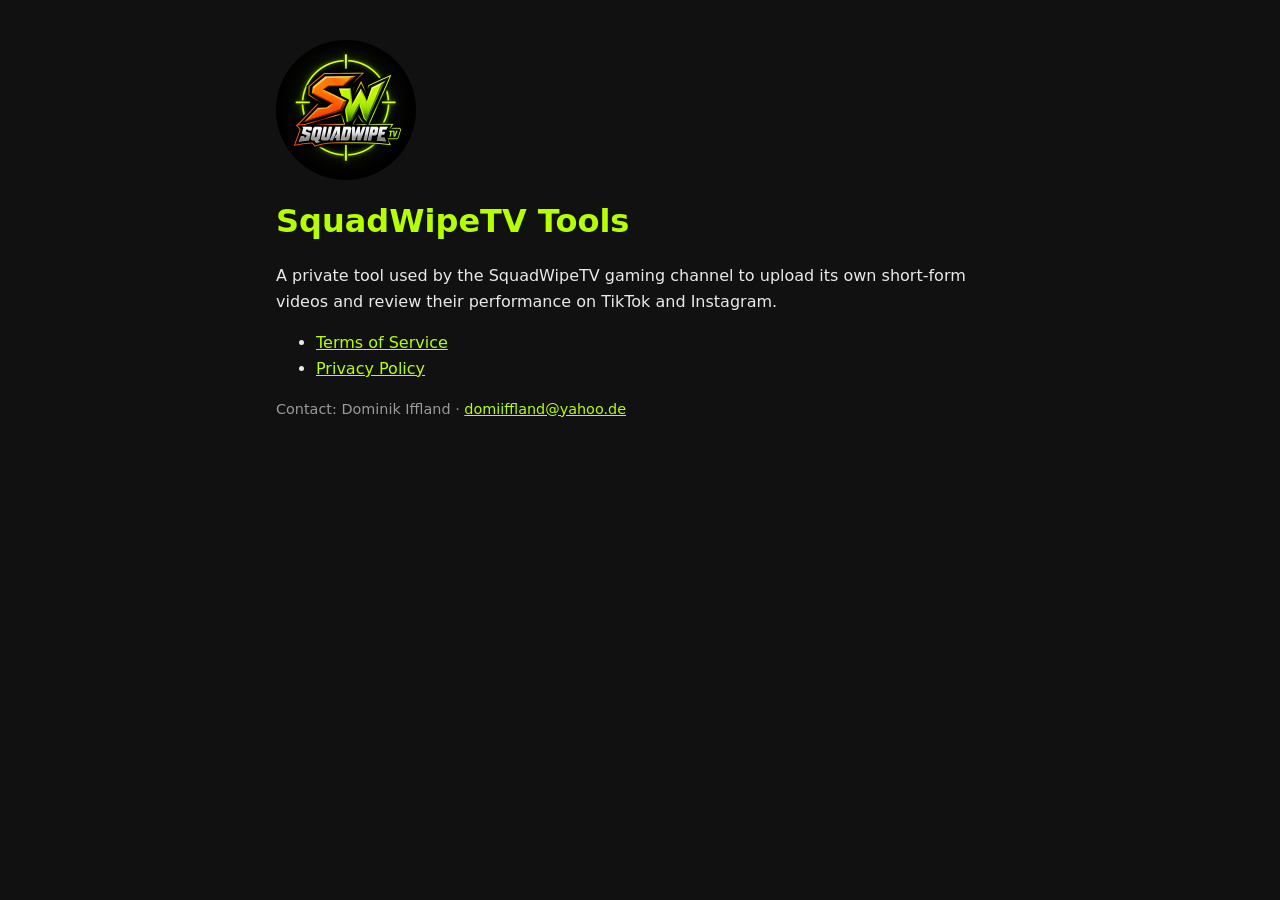
<file: index.html>
<!doctype html>
<html lang="en">
<head>
<meta charset="utf-8">
<meta name="viewport" content="width=device-width, initial-scale=1">
<title>SquadWipeTV Tools</title>
<link rel="stylesheet" href="style.css">
</head>
<body>
<main>
<img src="logo.png" alt="SquadWipeTV logo" class="logo">
<h1>SquadWipeTV Tools</h1>
<p>A private tool used by the SquadWipeTV gaming channel to upload its own short-form videos and review their
performance on TikTok and Instagram.</p>
<ul>
  <li><a href="terms.html">Terms of Service</a></li>
  <li><a href="privacy.html">Privacy Policy</a></li>
</ul>
<p class="meta">Contact: Dominik Iffland · <a href="mailto:domiiffland@yahoo.de">domiiffland@yahoo.de</a></p>
</main>
</body>
</html>
</file>
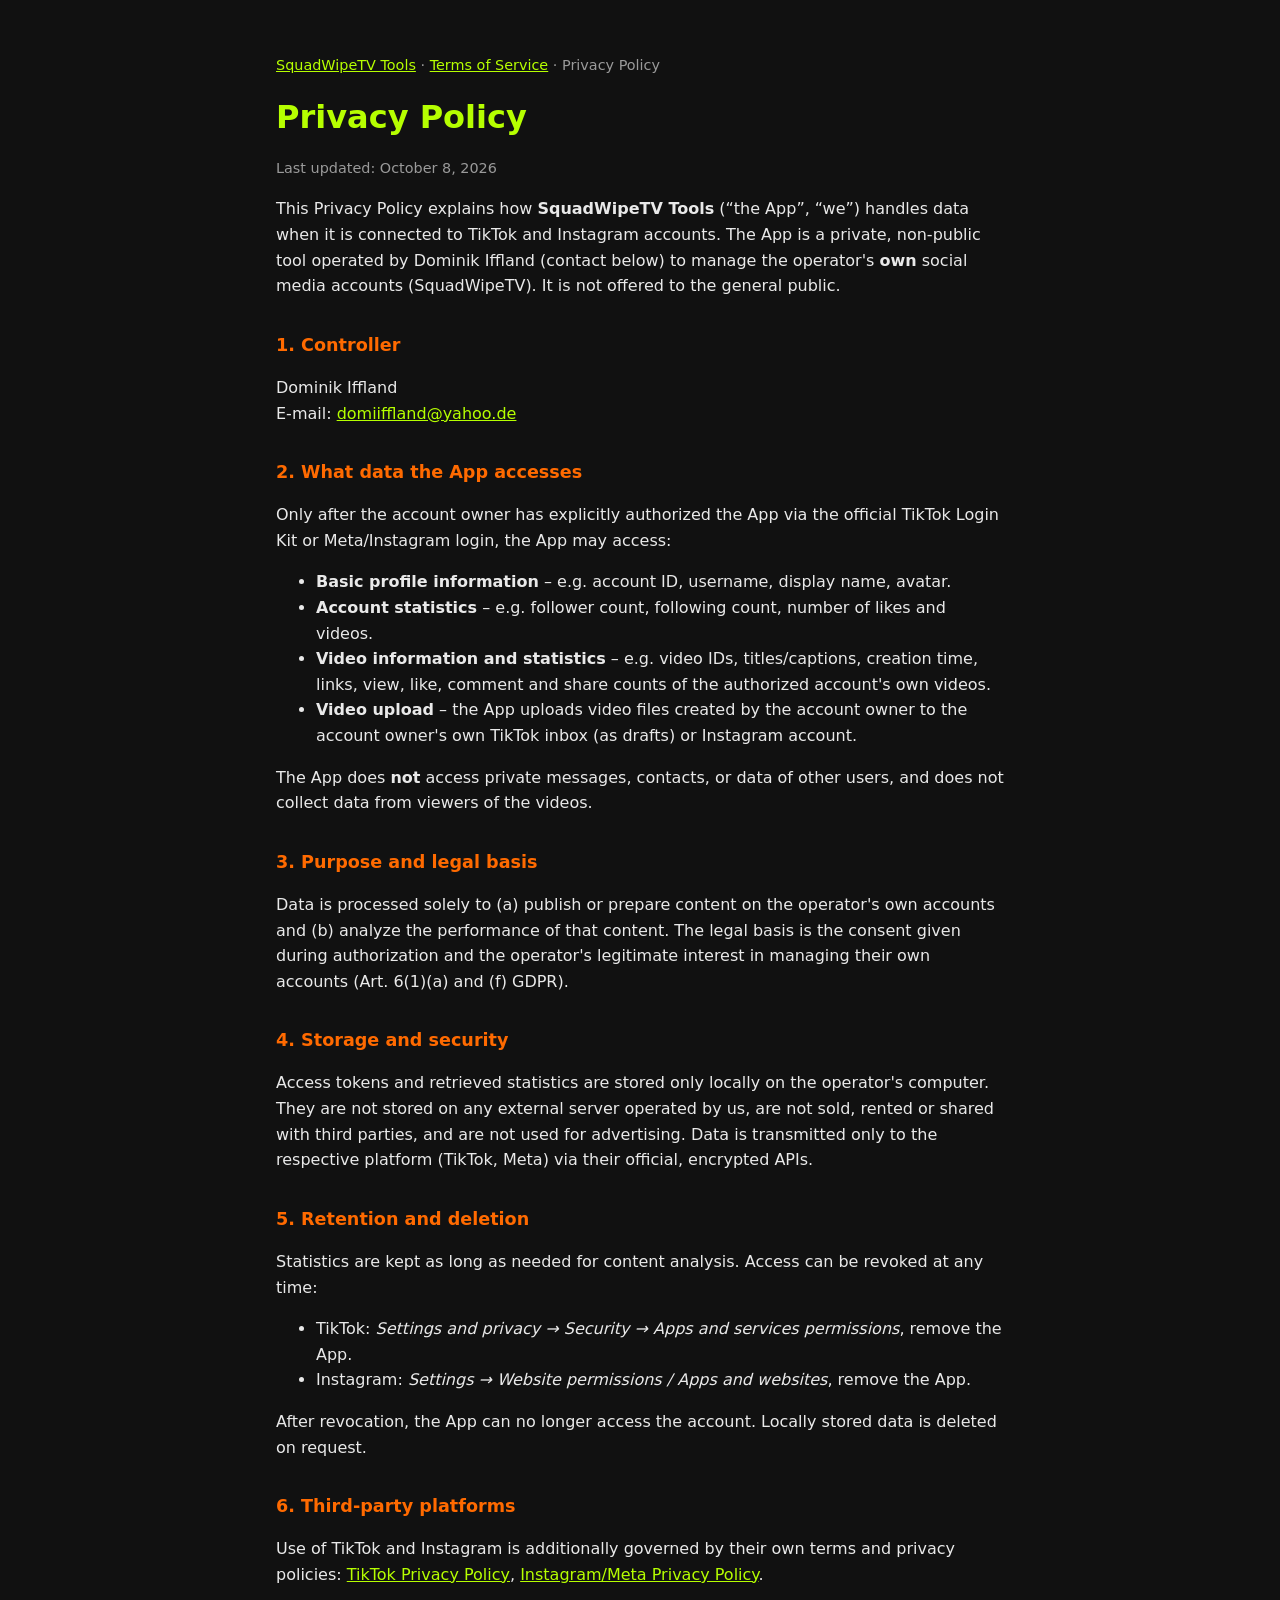
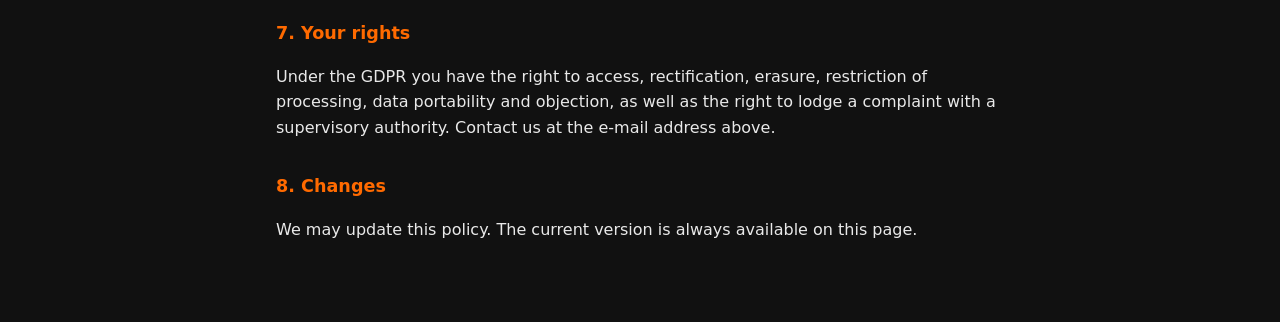
<file: privacy.html>
<!doctype html>
<html lang="en">
<head>
<meta charset="utf-8">
<meta name="viewport" content="width=device-width, initial-scale=1">
<title>Privacy Policy – SquadWipeTV Tools</title>
<link rel="stylesheet" href="style.css">
</head>
<body>
<main>
<p class="nav"><a href="index.html">SquadWipeTV Tools</a> · <a href="terms.html">Terms of Service</a> · Privacy Policy</p>
<h1>Privacy Policy</h1>
<p class="meta">Last updated: October 8, 2026</p>

<p>This Privacy Policy explains how <strong>SquadWipeTV Tools</strong> (“the App”, “we”) handles data when it is
connected to TikTok and Instagram accounts. The App is a private, non-public tool operated by Dominik Iffland
(contact below) to manage the operator's <strong>own</strong> social media accounts (SquadWipeTV). It is not offered
to the general public.</p>

<h2>1. Controller</h2>
<p>Dominik Iffland<br>E-mail: <a href="mailto:domiiffland@yahoo.de">domiiffland@yahoo.de</a></p>

<h2>2. What data the App accesses</h2>
<p>Only after the account owner has explicitly authorized the App via the official TikTok Login Kit or Meta/Instagram
login, the App may access:</p>
<ul>
  <li><strong>Basic profile information</strong> – e.g. account ID, username, display name, avatar.</li>
  <li><strong>Account statistics</strong> – e.g. follower count, following count, number of likes and videos.</li>
  <li><strong>Video information and statistics</strong> – e.g. video IDs, titles/captions, creation time, links,
      view, like, comment and share counts of the authorized account's own videos.</li>
  <li><strong>Video upload</strong> – the App uploads video files created by the account owner to the account owner's
      own TikTok inbox (as drafts) or Instagram account.</li>
</ul>
<p>The App does <strong>not</strong> access private messages, contacts, or data of other users, and does not collect
data from viewers of the videos.</p>

<h2>3. Purpose and legal basis</h2>
<p>Data is processed solely to (a) publish or prepare content on the operator's own accounts and (b) analyze the
performance of that content. The legal basis is the consent given during authorization and the operator's legitimate
interest in managing their own accounts (Art. 6(1)(a) and (f) GDPR).</p>

<h2>4. Storage and security</h2>
<p>Access tokens and retrieved statistics are stored only locally on the operator's computer. They are not stored on
any external server operated by us, are not sold, rented or shared with third parties, and are not used for
advertising. Data is transmitted only to the respective platform (TikTok, Meta) via their official, encrypted APIs.</p>

<h2>5. Retention and deletion</h2>
<p>Statistics are kept as long as needed for content analysis. Access can be revoked at any time:</p>
<ul>
  <li>TikTok: <em>Settings and privacy → Security → Apps and services permissions</em>, remove the App.</li>
  <li>Instagram: <em>Settings → Website permissions / Apps and websites</em>, remove the App.</li>
</ul>
<p>After revocation, the App can no longer access the account. Locally stored data is deleted on request.</p>

<h2>6. Third-party platforms</h2>
<p>Use of TikTok and Instagram is additionally governed by their own terms and privacy policies:
<a href="https://www.tiktok.com/legal/privacy-policy">TikTok Privacy Policy</a>,
<a href="https://privacycenter.instagram.com/policy">Instagram/Meta Privacy Policy</a>.</p>

<h2>7. Your rights</h2>
<p>Under the GDPR you have the right to access, rectification, erasure, restriction of processing, data portability
and objection, as well as the right to lodge a complaint with a supervisory authority. Contact us at the e-mail
address above.</p>

<h2>8. Changes</h2>
<p>We may update this policy. The current version is always available on this page.</p>
</main>
</body>
</html>
</file>
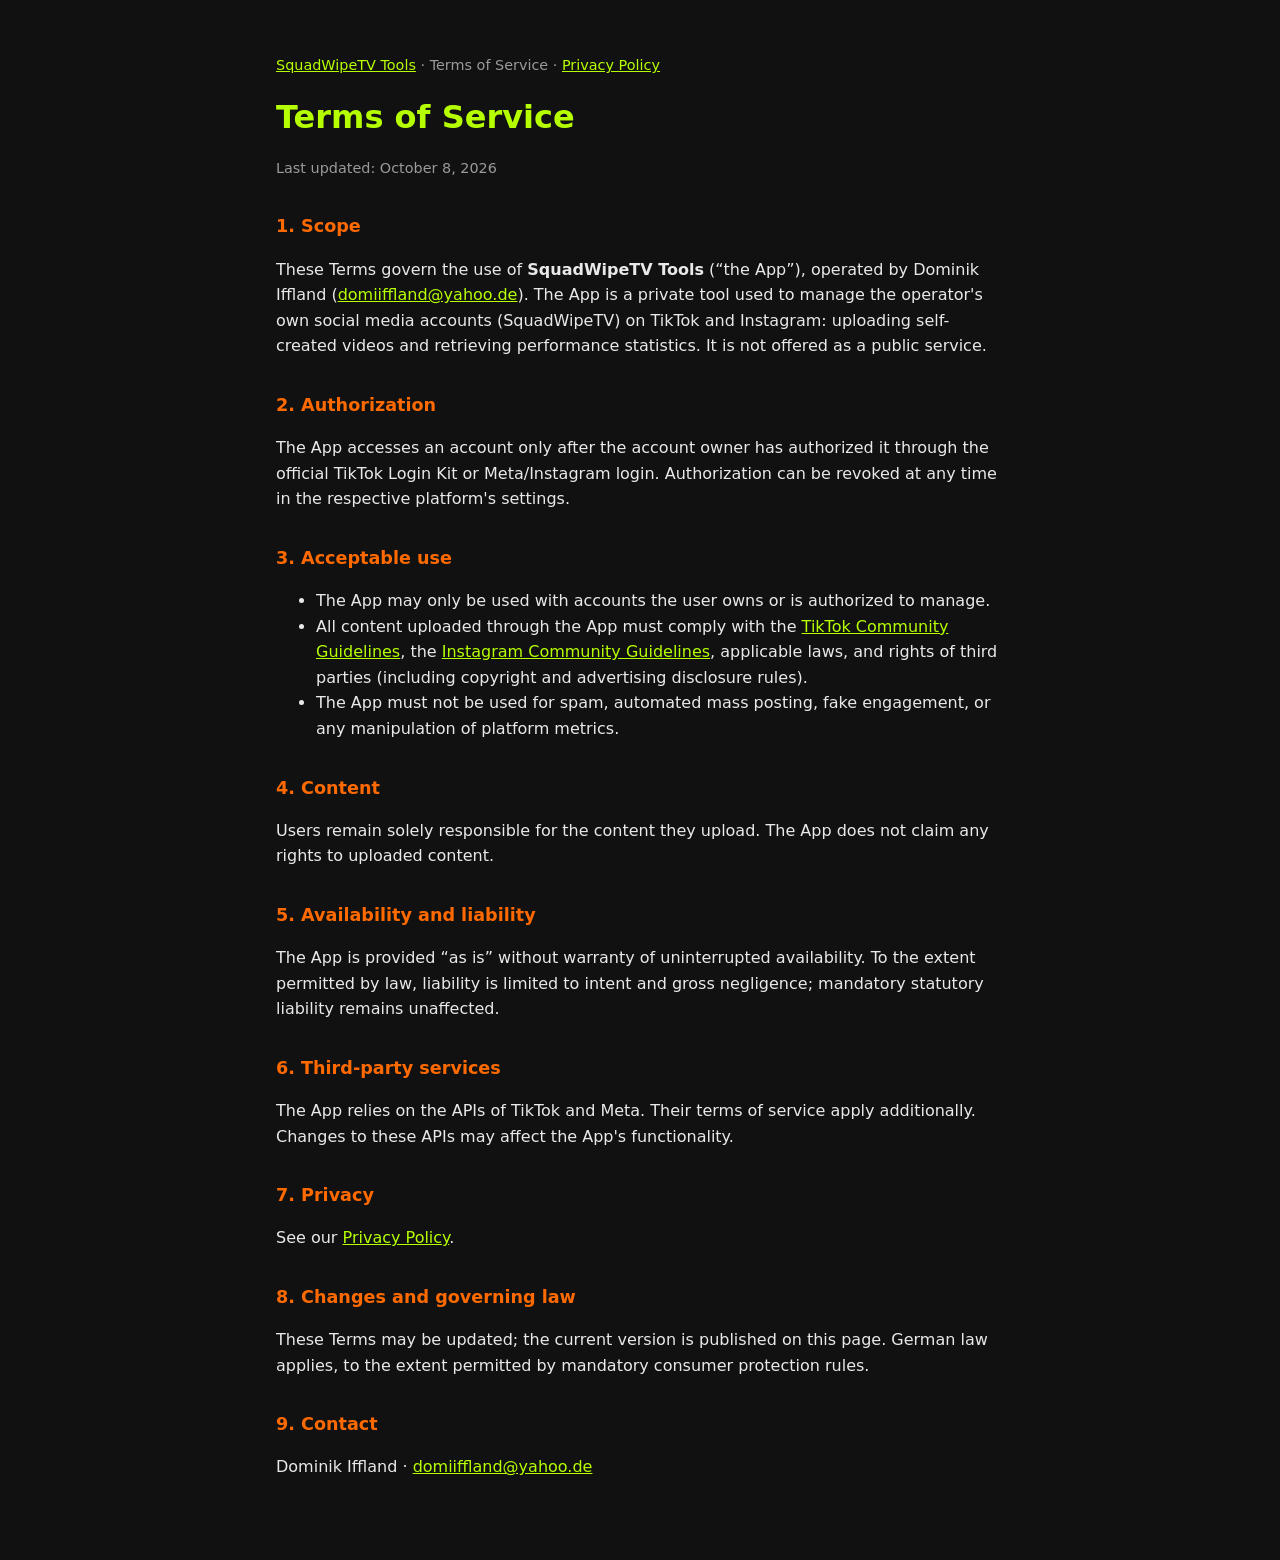
<file: terms.html>
<!doctype html>
<html lang="en">
<head>
<meta charset="utf-8">
<meta name="viewport" content="width=device-width, initial-scale=1">
<title>Terms of Service – SquadWipeTV Tools</title>
<link rel="stylesheet" href="style.css">
</head>
<body>
<main>
<p class="nav"><a href="index.html">SquadWipeTV Tools</a> · Terms of Service · <a href="privacy.html">Privacy Policy</a></p>
<h1>Terms of Service</h1>
<p class="meta">Last updated: October 8, 2026</p>

<h2>1. Scope</h2>
<p>These Terms govern the use of <strong>SquadWipeTV Tools</strong> (“the App”), operated by Dominik Iffland
(<a href="mailto:domiiffland@yahoo.de">domiiffland@yahoo.de</a>). The App is a private tool used to manage the
operator's own social media accounts (SquadWipeTV) on TikTok and Instagram: uploading self-created videos and
retrieving performance statistics. It is not offered as a public service.</p>

<h2>2. Authorization</h2>
<p>The App accesses an account only after the account owner has authorized it through the official TikTok Login Kit or
Meta/Instagram login. Authorization can be revoked at any time in the respective platform's settings.</p>

<h2>3. Acceptable use</h2>
<ul>
  <li>The App may only be used with accounts the user owns or is authorized to manage.</li>
  <li>All content uploaded through the App must comply with the
      <a href="https://www.tiktok.com/community-guidelines">TikTok Community Guidelines</a>,
      the <a href="https://help.instagram.com/477434105621119">Instagram Community Guidelines</a>,
      applicable laws, and rights of third parties (including copyright and advertising disclosure rules).</li>
  <li>The App must not be used for spam, automated mass posting, fake engagement, or any manipulation of platform
      metrics.</li>
</ul>

<h2>4. Content</h2>
<p>Users remain solely responsible for the content they upload. The App does not claim any rights to uploaded
content.</p>

<h2>5. Availability and liability</h2>
<p>The App is provided “as is” without warranty of uninterrupted availability. To the extent permitted by law,
liability is limited to intent and gross negligence; mandatory statutory liability remains unaffected.</p>

<h2>6. Third-party services</h2>
<p>The App relies on the APIs of TikTok and Meta. Their terms of service apply additionally. Changes to these APIs may
affect the App's functionality.</p>

<h2>7. Privacy</h2>
<p>See our <a href="privacy.html">Privacy Policy</a>.</p>

<h2>8. Changes and governing law</h2>
<p>These Terms may be updated; the current version is published on this page. German law applies, to the extent
permitted by mandatory consumer protection rules.</p>

<h2>9. Contact</h2>
<p>Dominik Iffland · <a href="mailto:domiiffland@yahoo.de">domiiffland@yahoo.de</a></p>
</main>
</body>
</html>
</file>
<file: style.css>
:root { --bg: #111111; --fg: #e9e9e9; --muted: #9a9a9a; --accent: #b6ff00; --accent2: #ff6a00; }
* { box-sizing: border-box; }
body { margin: 0; background: var(--bg); color: var(--fg);
       font: 16px/1.6 system-ui, -apple-system, "Segoe UI", Roboto, sans-serif; }
main { max-width: 760px; margin: 0 auto; padding: 40px 16px 64px; }
h1 { color: var(--accent); margin: 0 0 4px; }
h2 { color: var(--accent2); font-size: 1.1rem; margin-top: 2rem; }
a { color: var(--accent); }
.meta, .nav { color: var(--muted); font-size: .9rem; }
.logo { width: 140px; height: 140px; border-radius: 50%; display: block; margin-bottom: 16px; }
</file>
